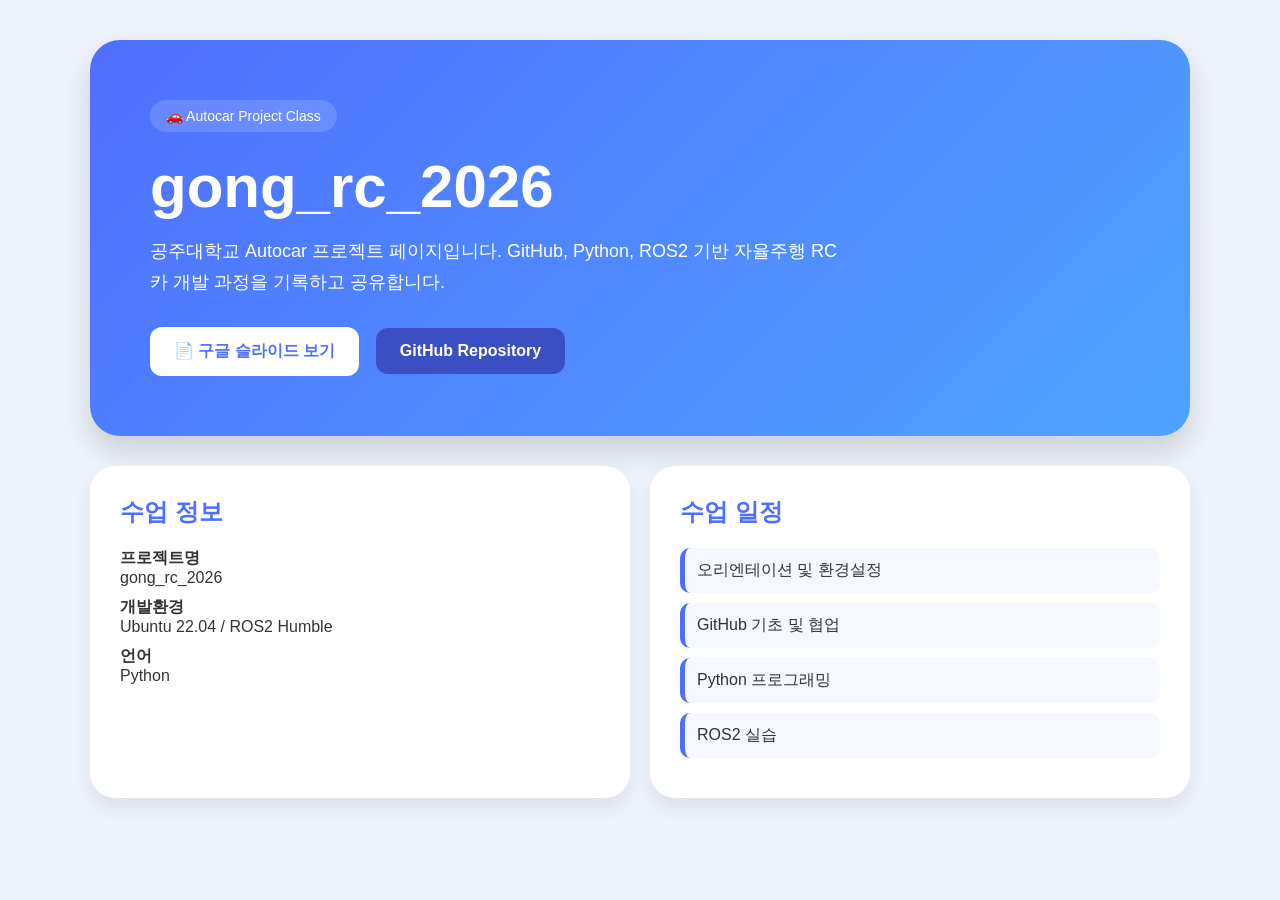
<file: index.html>
<!DOCTYPE html>
<html lang="ko">
<head>
<meta charset="UTF-8">
<meta name="viewport" content="width=device-width, initial-scale=1.0">
<title>gong_rc_2026</title>

<style>
*{
    margin:0;
    padding:0;
    box-sizing:border-box;
    font-family:'Segoe UI',sans-serif;
}

body{
    background:#eef3fb;
    padding:40px 20px;
    color:#333;
}

.container{
    max-width:1100px;
    margin:auto;
}

.hero{
    background:linear-gradient(135deg,#4f6fff,#4fa3ff);
    color:white;
    padding:60px;
    border-radius:30px;
    box-shadow:0 15px 30px rgba(0,0,0,0.15);
}

.badge{
    display:inline-block;
    background:rgba(255,255,255,0.15);
    padding:8px 16px;
    border-radius:999px;
    margin-bottom:20px;
    font-size:14px;
}

.hero h1{
    font-size:60px;
    margin-bottom:15px;
}

.hero p{
    font-size:18px;
    line-height:1.7;
    max-width:700px;
}

.buttons{
    margin-top:30px;
}

.btn{
    display:inline-block;
    padding:14px 24px;
    border-radius:12px;
    text-decoration:none;
    font-weight:bold;
    margin-right:12px;
}

.btn-white{
    background:white;
    color:#4f6fff;
}

.btn-dark{
    background:#3b4fc4;
    color:white;
}

.grid{
    margin-top:30px;
    display:grid;
    grid-template-columns:repeat(auto-fit,minmax(320px,1fr));
    gap:20px;
}

.card{
    background:white;
    padding:30px;
    border-radius:25px;
    box-shadow:0 10px 20px rgba(0,0,0,0.08);
}

.card h2{
    margin-bottom:20px;
    color:#4f6fff;
}

.info{
    margin-bottom:10px;
}

.schedule-item{
    padding:12px;
    border-left:5px solid #4f6fff;
    background:#f5f8ff;
    margin-bottom:10px;
    border-radius:10px;
}
</style>
</head>

<body>

<div class="container">

    <section class="hero">

        <div class="badge">
            🚗 Autocar Project Class
        </div>

        <h1>gong_rc_2026</h1>

        <p>
            공주대학교 Autocar 프로젝트 페이지입니다.
            GitHub, Python, ROS2 기반 자율주행 RC카 개발 과정을
            기록하고 공유합니다.
        </p>

        <div class="buttons">
            <a href="#" class="btn btn-white">
                📄 구글 슬라이드 보기
            </a>

            <a href="https://github.com/DongSu-cmd/rc_2026"
               class="btn btn-dark">
                GitHub Repository
            </a>
        </div>

    </section>

    <div class="grid">

        <div class="card">
            <h2>수업 정보</h2>

            <div class="info">
                <strong>프로젝트명</strong><br>
                gong_rc_2026
            </div>

            <div class="info">
                <strong>개발환경</strong><br>
                Ubuntu 22.04 / ROS2 Humble
            </div>

            <div class="info">
                <strong>언어</strong><br>
                Python
            </div>
        </div>

        <div class="card">
            <h2>수업 일정</h2>

            <div class="schedule-item">
                오리엔테이션 및 환경설정
            </div>

            <div class="schedule-item">
                GitHub 기초 및 협업
            </div>

            <div class="schedule-item">
                Python 프로그래밍
            </div>

            <div class="schedule-item">
                ROS2 실습
            </div>
        </div>

    </div>

</div>

</body>

</html>
</file>
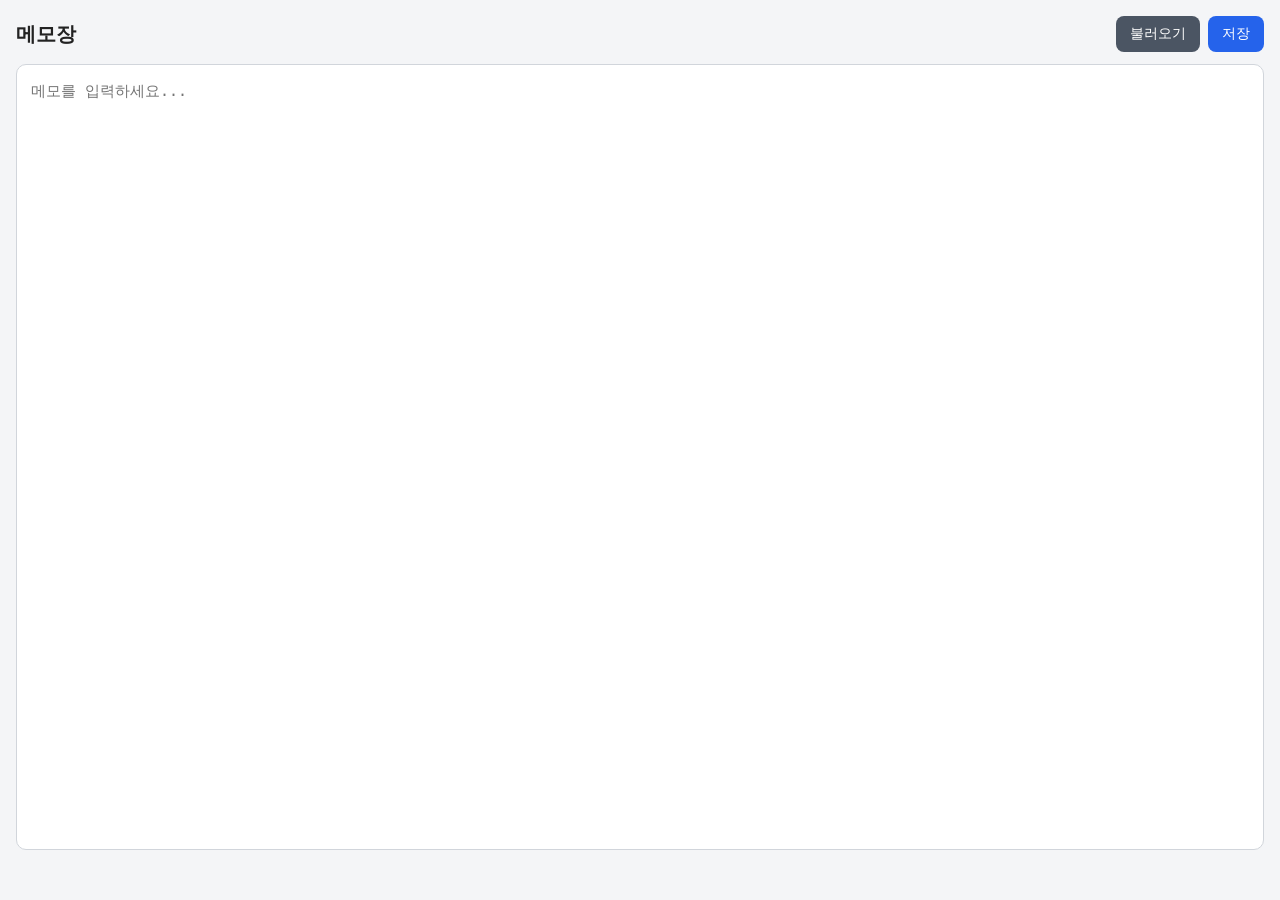
<file: uv_test/front/text.html>
<!DOCTYPE html>
<html lang="ko">

<head>
    <meta charset="UTF-8" />
    <meta name="viewport" content="width=device-width, initial-scale=1.0" />
    <title>Simple Text Memo</title>
    <link rel="stylesheet" href="style.css" />
</head>

<body>
    <div class="app">
        <header>
            <h1>메모장</h1>

            <div class="buttons">
                <button class="secondary" id="loadBtn">불러오기</button>
                <button id="saveBtn">저장</button>
            </div>
        </header>

        <textarea id="memo" placeholder="메모를 입력하세요..."></textarea>

        <div id="status" class="status"></div>
    </div>

    <script src="script.js"></script>
</body>

</html>
</file>
<file: uv_test/front/style.css>
* {
    box-sizing: border-box;
}

body {
    margin: 0;
    font-family: -apple-system, BlinkMacSystemFont, "Segoe UI", sans-serif;
    background: #f4f5f7;
    color: #222;
}

.app {
    width: 100%;
    height: 100vh;
    display: flex;
    flex-direction: column;
    padding: 16px;
    gap: 12px;
}

header {
    display: flex;
    align-items: center;
    justify-content: space-between;
    gap: 12px;
}

h1 {
    margin: 0;
    font-size: 20px;
    font-weight: 700;
}

.buttons {
    display: flex;
    gap: 8px;
}

button {
    border: none;
    border-radius: 8px;
    padding: 9px 14px;
    font-size: 14px;
    cursor: pointer;
    background: #2563eb;
    color: white;
}

button.secondary {
    background: #4b5563;
}

button:hover {
    opacity: 0.9;
}

textarea {
    flex: 1;
    width: 100%;
    resize: none;
    border: 1px solid #d1d5db;
    border-radius: 10px;
    padding: 14px;
    font-size: 15px;
    line-height: 1.6;
    outline: none;
    background: white;
}

textarea:focus {
    border-color: #2563eb;
    box-shadow: 0 0 0 3px rgba(37, 99, 235, 0.15);
}

.status {
    min-height: 22px;
    font-size: 13px;
    color: #555;
}

.status.success {
    color: #15803d;
}

.status.error {
    color: #dc2626;
}
</file>
